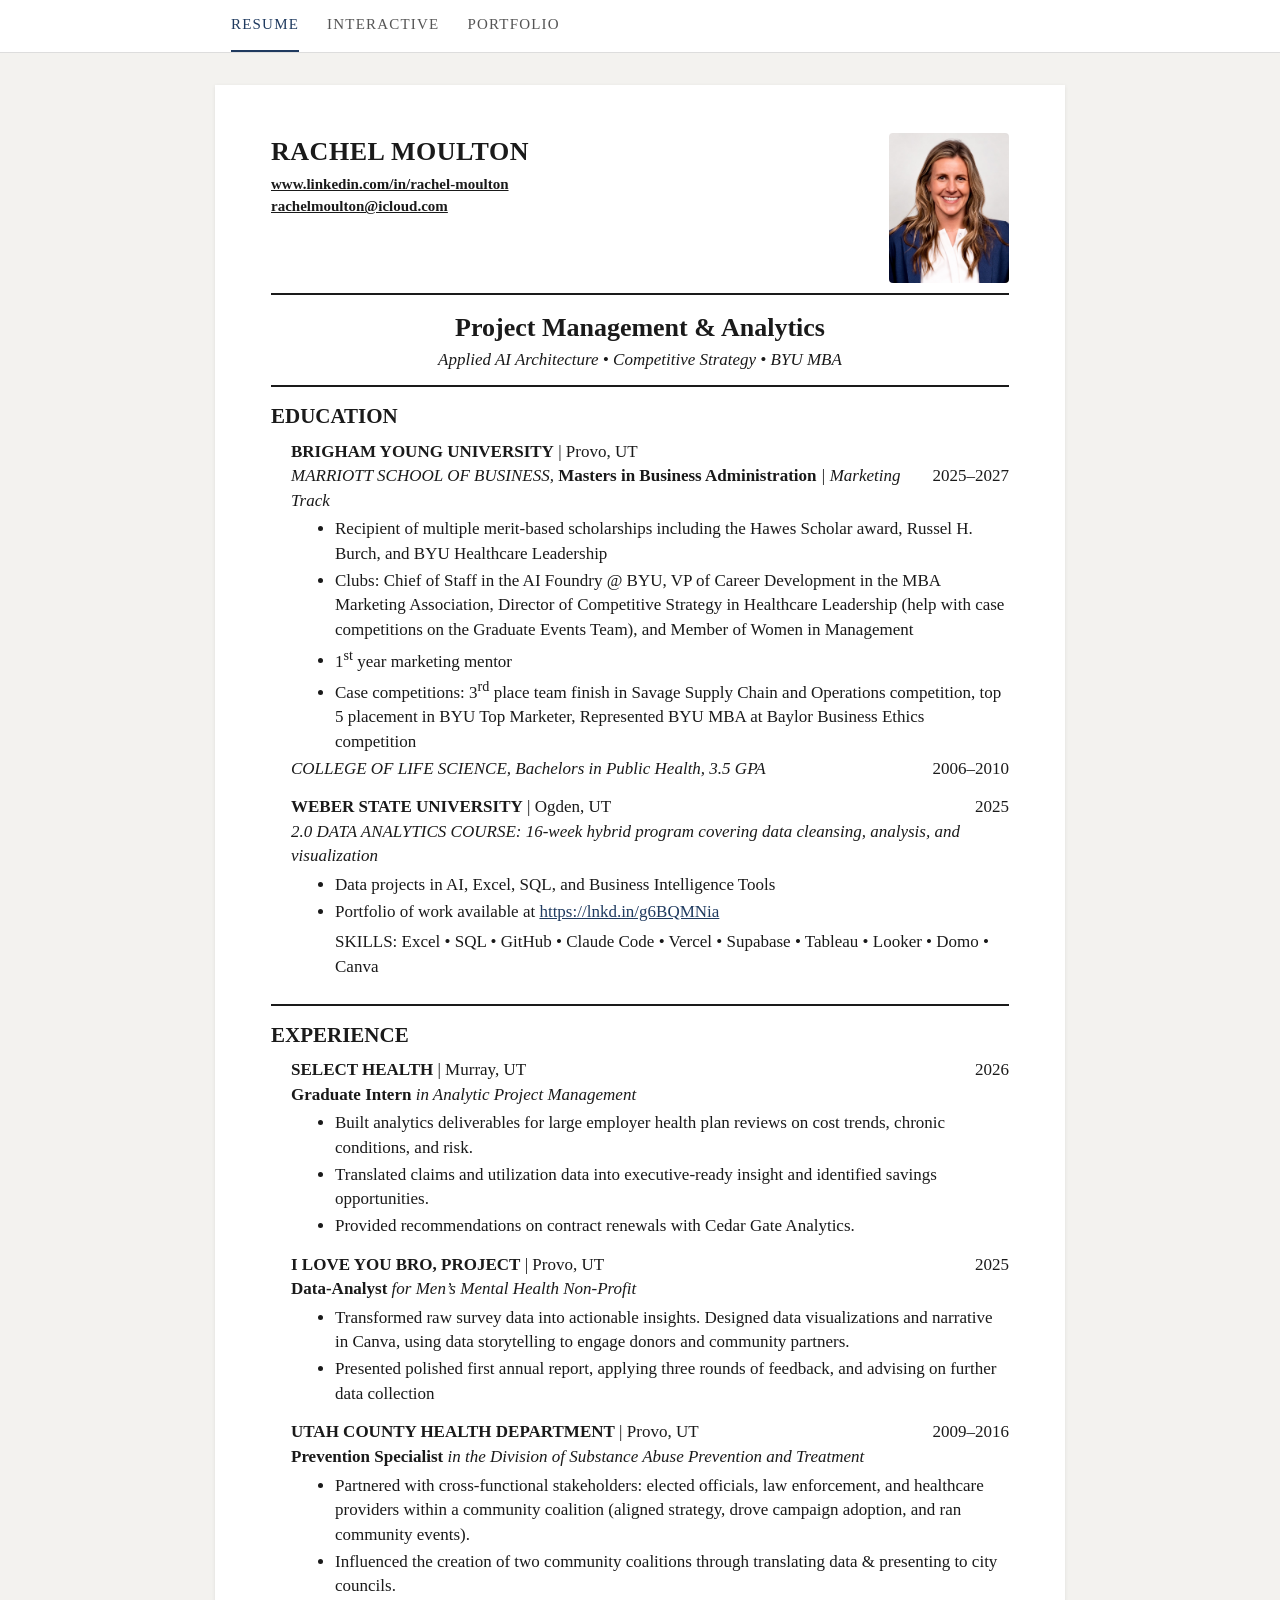
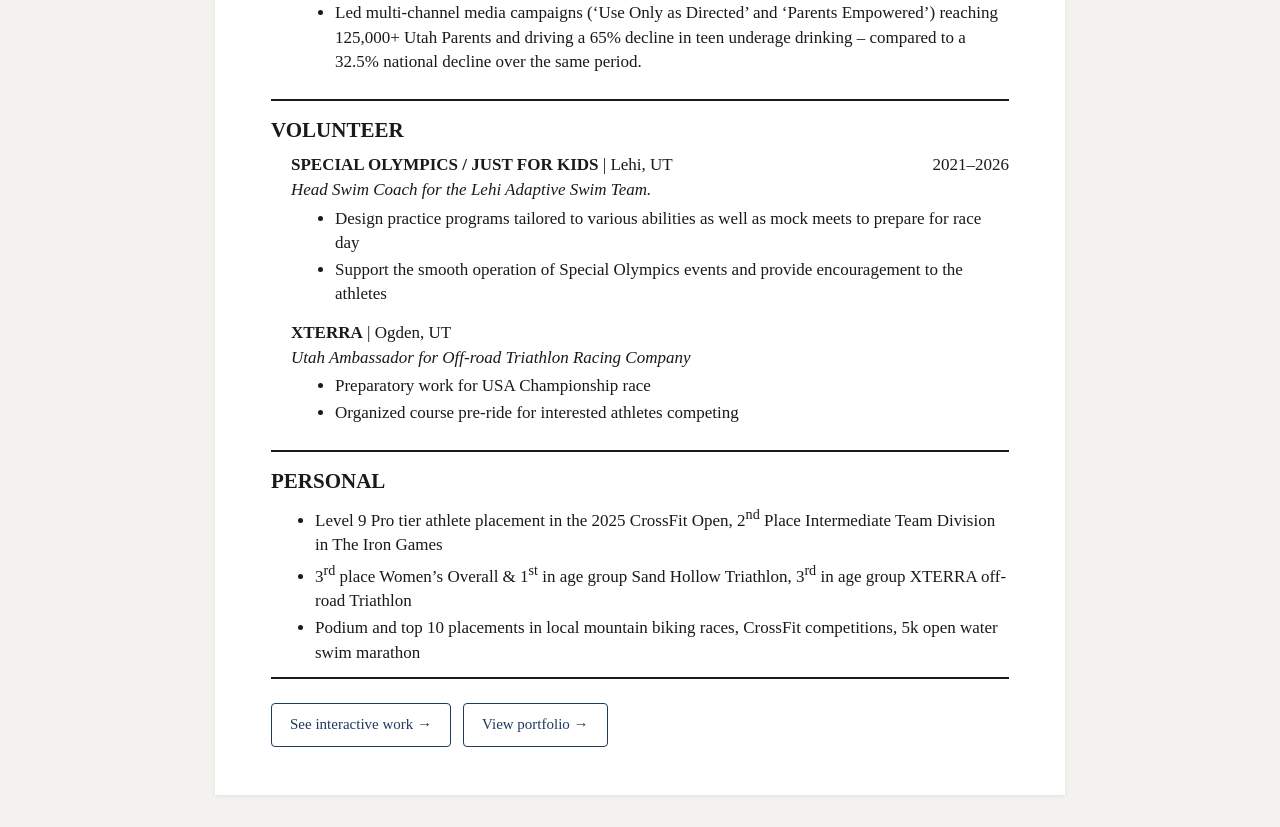
<file: index.html>
<!doctype html>
<html lang="en">
<head>
  <meta charset="utf-8">
  <meta name="viewport" content="width=device-width, initial-scale=1">
  <title>Rachel Moulton — Resume</title>
  <meta name="description" content="Rachel Moulton — Project Management & Analytics, Applied AI Architecture, Competitive Strategy. BYU MBA.">
  <link rel="stylesheet" href="styles.css">
</head>
<body>

  <nav class="site-nav" aria-label="Main">
    <ul>
      <li><a href="index.html" aria-current="page">Resume</a></li>
      <li><a href="interactive.html">Interactive</a></li>
      <li><a href="portfolio.html">Portfolio</a></li>
    </ul>
  </nav>

  <main class="page">

    <header class="resume-header">
      <div>
        <h1>RACHEL MOULTON</h1>
        <ul class="contact">
          <li><a href="https://www.linkedin.com/in/rachel-moulton">www.linkedin.com/in/rachel-moulton</a></li>
          <li><a href="mailto:rachelmoulton@icloud.com">rachelmoulton@icloud.com</a></li>
        </ul>
      </div>
      <img class="headshot" src="assets/headshot.jpg" alt="Headshot of Rachel Moulton">
    </header>

    <div class="headline">
      <h2>Project Management &amp; Analytics</h2>
      <p>Applied AI Architecture • Competitive Strategy • BYU MBA</p>
    </div>

    <!-- ===== EDUCATION ===== -->
    <section class="resume-section">
      <h2>Education</h2>

      <div class="entry">
        <div class="entry-row">
          <span><span class="org">Brigham Young University</span> | Provo, UT</span>
        </div>
        <div class="entry-row">
          <span class="role">MARRIOTT SCHOOL OF BUSINESS, <strong>Masters in Business Administration</strong> | Marketing Track</span>
          <span class="date">2025–2027</span>
        </div>
        <ul>
          <li>Recipient of multiple merit-based scholarships including the Hawes Scholar award, Russel H. Burch, and BYU Healthcare Leadership</li>
          <li>Clubs: Chief of Staff in the AI Foundry @ BYU, VP of Career Development in the MBA Marketing Association, Director of Competitive Strategy in Healthcare Leadership (help with case competitions on the Graduate Events Team), and Member of Women in Management</li>
          <li>1<sup>st</sup> year marketing mentor</li>
          <li>Case competitions: 3<sup>rd</sup> place team finish in Savage Supply Chain and Operations competition, top 5 placement in BYU Top Marketer, Represented BYU MBA at Baylor Business Ethics competition</li>
        </ul>
        <div class="entry-row">
          <span class="role">COLLEGE OF LIFE SCIENCE, Bachelors in Public Health, 3.5 GPA</span>
          <span class="date">2006–2010</span>
        </div>
      </div>

      <div class="entry">
        <div class="entry-row">
          <span><span class="org">Weber State University</span> | Ogden, UT</span>
          <span class="date">2025</span>
        </div>
        <div class="role">2.0 DATA ANALYTICS COURSE: 16-week hybrid program covering data cleansing, analysis, and visualization</div>
        <ul>
          <li>Data projects in AI, Excel, SQL, and Business Intelligence Tools</li>
          <li>Portfolio of work available at <a href="https://lnkd.in/g6BQMNia">https://lnkd.in/g6BQMNia</a></li>
        </ul>
        <p class="skills">SKILLS: Excel • SQL • GitHub • Claude Code • Vercel • Supabase • Tableau • Looker • Domo • Canva</p>
      </div>
    </section>

    <!-- ===== EXPERIENCE ===== -->
    <section class="resume-section">
      <h2>Experience</h2>

      <div class="entry">
        <div class="entry-row">
          <span><span class="org">Select Health</span> | Murray, UT</span>
          <span class="date">2026</span>
        </div>
        <div class="role"><strong>Graduate Intern</strong> in Analytic Project Management</div>
        <ul>
          <li>Built analytics deliverables for large employer health plan reviews on cost trends, chronic conditions, and risk.</li>
          <li>Translated claims and utilization data into executive-ready insight and identified savings opportunities.</li>
          <li>Provided recommendations on contract renewals with Cedar Gate Analytics.</li>
        </ul>
      </div>

      <div class="entry">
        <div class="entry-row">
          <span><span class="org">I Love You Bro, Project</span> | Provo, UT</span>
          <span class="date">2025</span>
        </div>
        <div class="role"><strong>Data-Analyst</strong> for Men’s Mental Health Non-Profit</div>
        <ul>
          <li>Transformed raw survey data into actionable insights. Designed data visualizations and narrative in Canva, using data storytelling to engage donors and community partners.</li>
          <li>Presented polished first annual report, applying three rounds of feedback, and advising on further data collection</li>
        </ul>
      </div>

      <div class="entry">
        <div class="entry-row">
          <span><span class="org">Utah County Health Department</span> | Provo, UT</span>
          <span class="date">2009–2016</span>
        </div>
        <div class="role"><strong>Prevention Specialist</strong> in the Division of Substance Abuse Prevention and Treatment</div>
        <ul>
          <li>Partnered with cross-functional stakeholders: elected officials, law enforcement, and healthcare providers within a community coalition (aligned strategy, drove campaign adoption, and ran community events).</li>
          <li>Influenced the creation of two community coalitions through translating data &amp; presenting to city councils.</li>
          <li>Led multi-channel media campaigns (‘Use Only as Directed’ and ‘Parents Empowered’) reaching 125,000+ Utah Parents and driving a 65% decline in teen underage drinking – compared to a 32.5% national decline over the same period.</li>
        </ul>
      </div>
    </section>

    <!-- ===== VOLUNTEER ===== -->
    <section class="resume-section">
      <h2>Volunteer</h2>

      <div class="entry">
        <div class="entry-row">
          <span><span class="org">Special Olympics / Just for Kids</span> | Lehi, UT</span>
          <span class="date">2021–2026</span>
        </div>
        <div class="role">Head Swim Coach for the Lehi Adaptive Swim Team.</div>
        <ul>
          <li>Design practice programs tailored to various abilities as well as mock meets to prepare for race day</li>
          <li>Support the smooth operation of Special Olympics events and provide encouragement to the athletes</li>
        </ul>
      </div>

      <div class="entry">
        <div class="entry-row">
          <span><span class="org">XTERRA</span> | Ogden, UT</span>
        </div>
        <div class="role">Utah Ambassador for Off-road Triathlon Racing Company</div>
        <ul>
          <li>Preparatory work for USA Championship race</li>
          <li>Organized course pre-ride for interested athletes competing</li>
        </ul>
      </div>
    </section>

    <!-- ===== PERSONAL ===== -->
    <section class="resume-section">
      <h2>Personal</h2>
      <ul>
        <li>Level 9 Pro tier athlete placement in the 2025 CrossFit Open, 2<sup>nd</sup> Place Intermediate Team Division in The Iron Games</li>
        <li>3<sup>rd</sup> place Women’s Overall &amp; 1<sup>st</sup> in age group Sand Hollow Triathlon, 3<sup>rd</sup> in age group XTERRA off-road Triathlon</li>
        <li>Podium and top 10 placements in local mountain biking races, CrossFit competitions, 5k open water swim marathon</li>
      </ul>
    </section>

    <div class="resume-actions">
      <!-- Download button hidden until a clean PDF (typos fixed, no phone number) is in assets/resume.pdf:
      <a class="button primary" href="assets/resume.pdf" download>Download PDF</a> -->
      <a class="button" href="interactive.html">See interactive work →</a>
      <a class="button" href="portfolio.html">View portfolio →</a>
    </div>

  </main>

</body>
</html>
</file>
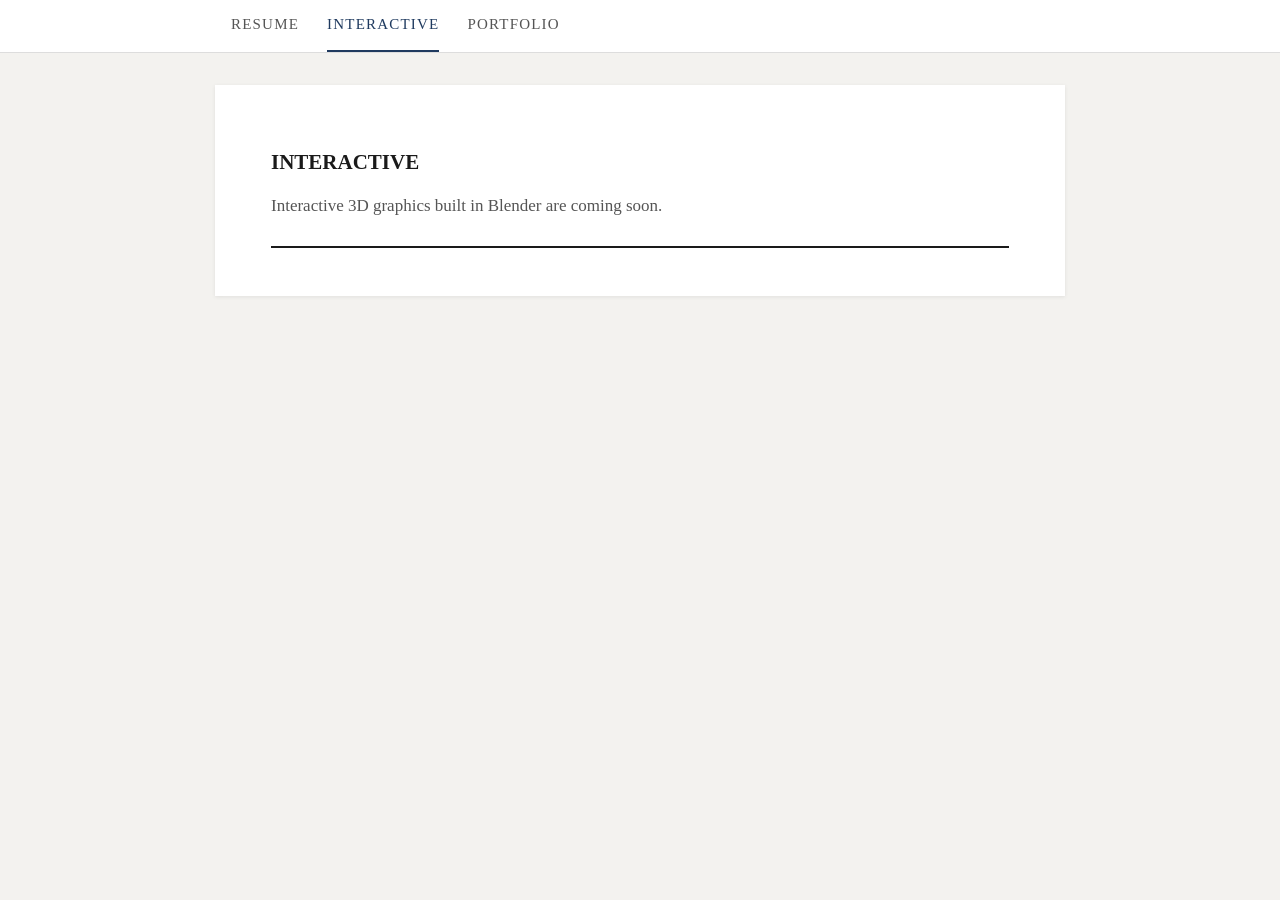
<file: interactive.html>
<!doctype html>
<html lang="en">
<head>
  <meta charset="utf-8">
  <meta name="viewport" content="width=device-width, initial-scale=1">
  <title>Rachel Moulton — Interactive</title>
  <link rel="stylesheet" href="styles.css">
</head>
<body>

  <nav class="site-nav" aria-label="Main">
    <ul>
      <li><a href="index.html">Resume</a></li>
      <li><a href="interactive.html" aria-current="page">Interactive</a></li>
      <li><a href="portfolio.html">Portfolio</a></li>
    </ul>
  </nav>

  <main class="page">
    <section class="resume-section">
      <h2>Interactive</h2>
      <p class="coming-soon">Interactive 3D graphics built in Blender are coming soon.</p>
    </section>
  </main>

</body>
</html>
</file>
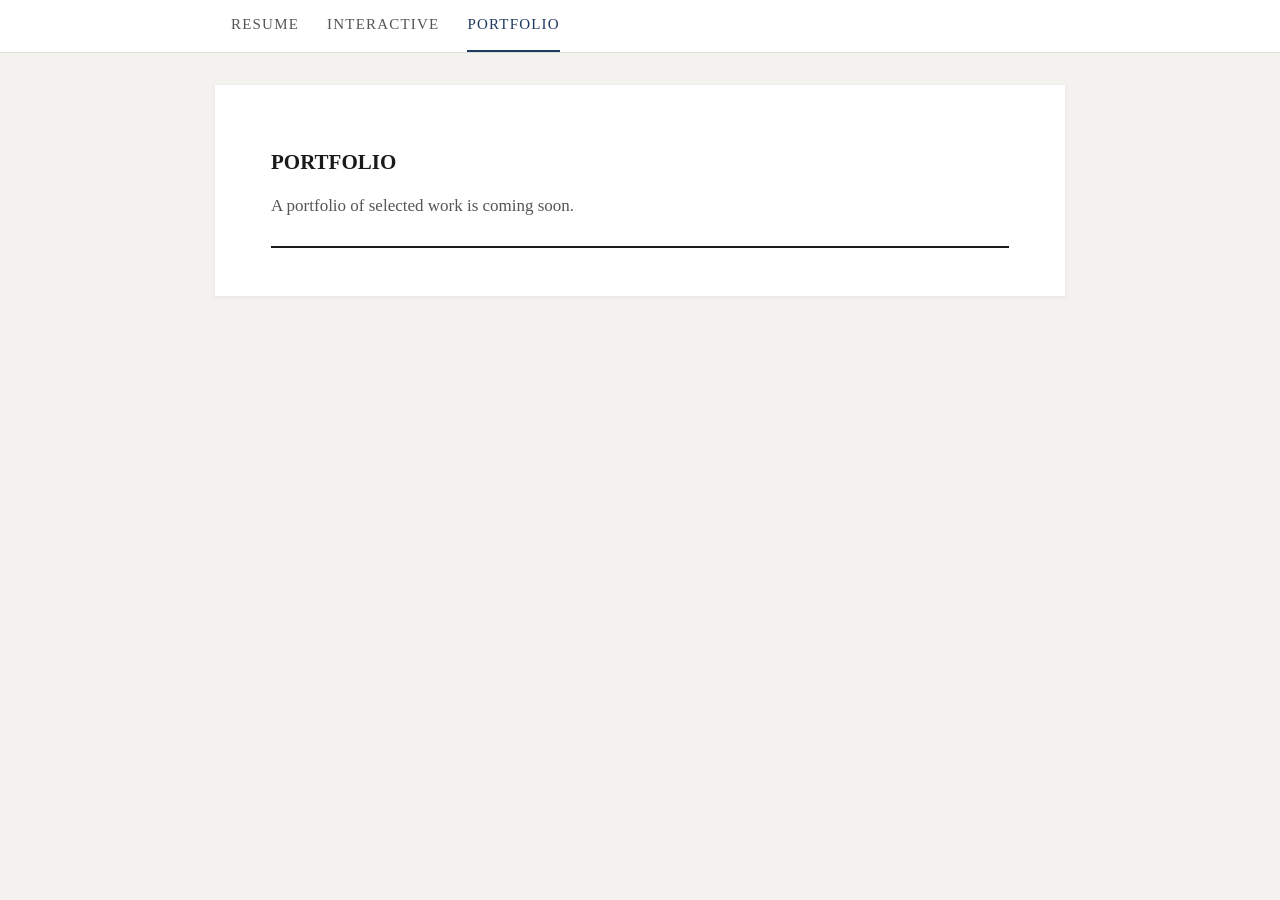
<file: portfolio.html>
<!doctype html>
<html lang="en">
<head>
  <meta charset="utf-8">
  <meta name="viewport" content="width=device-width, initial-scale=1">
  <title>Rachel Moulton — Portfolio</title>
  <link rel="stylesheet" href="styles.css">
</head>
<body>

  <nav class="site-nav" aria-label="Main">
    <ul>
      <li><a href="index.html">Resume</a></li>
      <li><a href="interactive.html">Interactive</a></li>
      <li><a href="portfolio.html" aria-current="page">Portfolio</a></li>
    </ul>
  </nav>

  <main class="page">
    <section class="resume-section">
      <h2>Portfolio</h2>
      <p class="coming-soon">A portfolio of selected work is coming soon.</p>
    </section>
  </main>

</body>
</html>
</file>
<file: styles.css>
/* Shared styles for every page. The look mirrors Rachel's printed resume:
   serif type, ALL-CAPS section headings with a rule, dates on the right. */

:root {
  --ink: #1a1a1a;
  --muted: #555;
  --rule: #1a1a1a;
  --accent: #1f3a5f;   /* navy, used for links and the nav */
  --paper: #ffffff;
  --page-bg: #f3f2ef;
}

* { box-sizing: border-box; }

body {
  margin: 0;
  background: var(--page-bg);
  color: var(--ink);
  font-family: "Times New Roman", Times, Georgia, serif;
  font-size: 17px;
  line-height: 1.45;
}

a { color: var(--accent); }

/* ---------- Top navigation ---------- */
.site-nav {
  background: var(--paper);
  border-bottom: 1px solid #ddd;
}
.site-nav ul {
  list-style: none;
  margin: 0 auto;
  padding: 0 16px;
  max-width: 850px;
  display: flex;
  gap: 28px;
}
.site-nav a {
  display: block;
  padding: 14px 0;
  color: var(--muted);
  text-decoration: none;
  font-size: 15px;
  letter-spacing: 0.08em;
  text-transform: uppercase;
  border-bottom: 2px solid transparent;
}
.site-nav a:hover { color: var(--accent); }
.site-nav a[aria-current="page"] {
  color: var(--accent);
  border-bottom-color: var(--accent);
}

/* ---------- The "sheet of paper" ---------- */
.page {
  max-width: 850px;
  margin: 32px auto;
  padding: 48px 56px;
  background: var(--paper);
  box-shadow: 0 1px 4px rgba(0, 0, 0, 0.08);
}

/* ---------- Resume header ---------- */
.resume-header {
  display: flex;
  justify-content: space-between;
  align-items: flex-start;
  gap: 24px;
  padding-bottom: 10px;
  border-bottom: 2px solid var(--rule);
}
.resume-header h1 {
  margin: 0 0 4px;
  font-size: 26px;
  letter-spacing: 0.02em;
}
.contact { margin: 0; padding: 0; list-style: none; font-weight: bold; font-size: 15px; }
.contact a { color: var(--ink); }
.headshot {
  width: 120px;
  height: 150px;
  object-fit: cover;
  border-radius: 4px;
  flex-shrink: 0;
}

.headline { text-align: center; padding: 14px 0 12px; border-bottom: 2px solid var(--rule); }
.headline h2 { margin: 0; font-size: 26px; }
.headline p { margin: 2px 0 0; font-style: italic; }

/* ---------- Sections ---------- */
.resume-section { padding: 14px 0 10px; border-bottom: 2px solid var(--rule); }
.resume-section > h2 {
  margin: 0 0 8px;
  font-size: 21px;
  text-transform: uppercase;
}

.entry { margin: 0 0 14px 20px; }
.entry-row {
  display: flex;
  justify-content: space-between;
  align-items: baseline;
  gap: 16px;
}
.entry-row .date { white-space: nowrap; }
.org { font-weight: bold; text-transform: uppercase; }
.role { font-style: italic; }
.role strong { font-style: normal; }

.entry ul, .resume-section > ul { margin: 4px 0 0; padding-left: 44px; }
.entry li, .resume-section > ul li { margin-bottom: 2px; }

.skills { margin: 6px 0 0 44px; }

/* ---------- Actions under the resume ---------- */
.resume-actions {
  display: flex;
  flex-wrap: wrap;
  gap: 12px;
  margin-top: 24px;
}
.button {
  display: inline-block;
  padding: 10px 18px;
  border: 1px solid var(--accent);
  border-radius: 4px;
  color: var(--accent);
  text-decoration: none;
  font-size: 15px;
}
.button.primary { background: var(--accent); color: #fff; }
.button:hover { opacity: 0.85; }

/* ---------- Placeholder pages ---------- */
.coming-soon { color: var(--muted); }

/* ---------- Phones ---------- */
@media (max-width: 640px) {
  body { font-size: 16px; }
  .page { margin: 0; padding: 24px 16px; box-shadow: none; }
  .site-nav ul { gap: 18px; }
  .resume-header { flex-direction: column-reverse; align-items: center; text-align: center; }
  .headshot { width: 110px; height: 138px; }
  .entry { margin-left: 0; }
  .entry-row { flex-direction: column; gap: 0; }
  .entry ul, .resume-section > ul { padding-left: 22px; }
  .skills { margin-left: 0; }
}

/* ---------- Printing ---------- */
@media print {
  body { background: #fff; font-size: 12pt; }
  .site-nav, .resume-actions { display: none; }
  .page { margin: 0; padding: 0; box-shadow: none; max-width: none; }
  a { color: var(--ink); text-decoration: none; }
}
</file>
